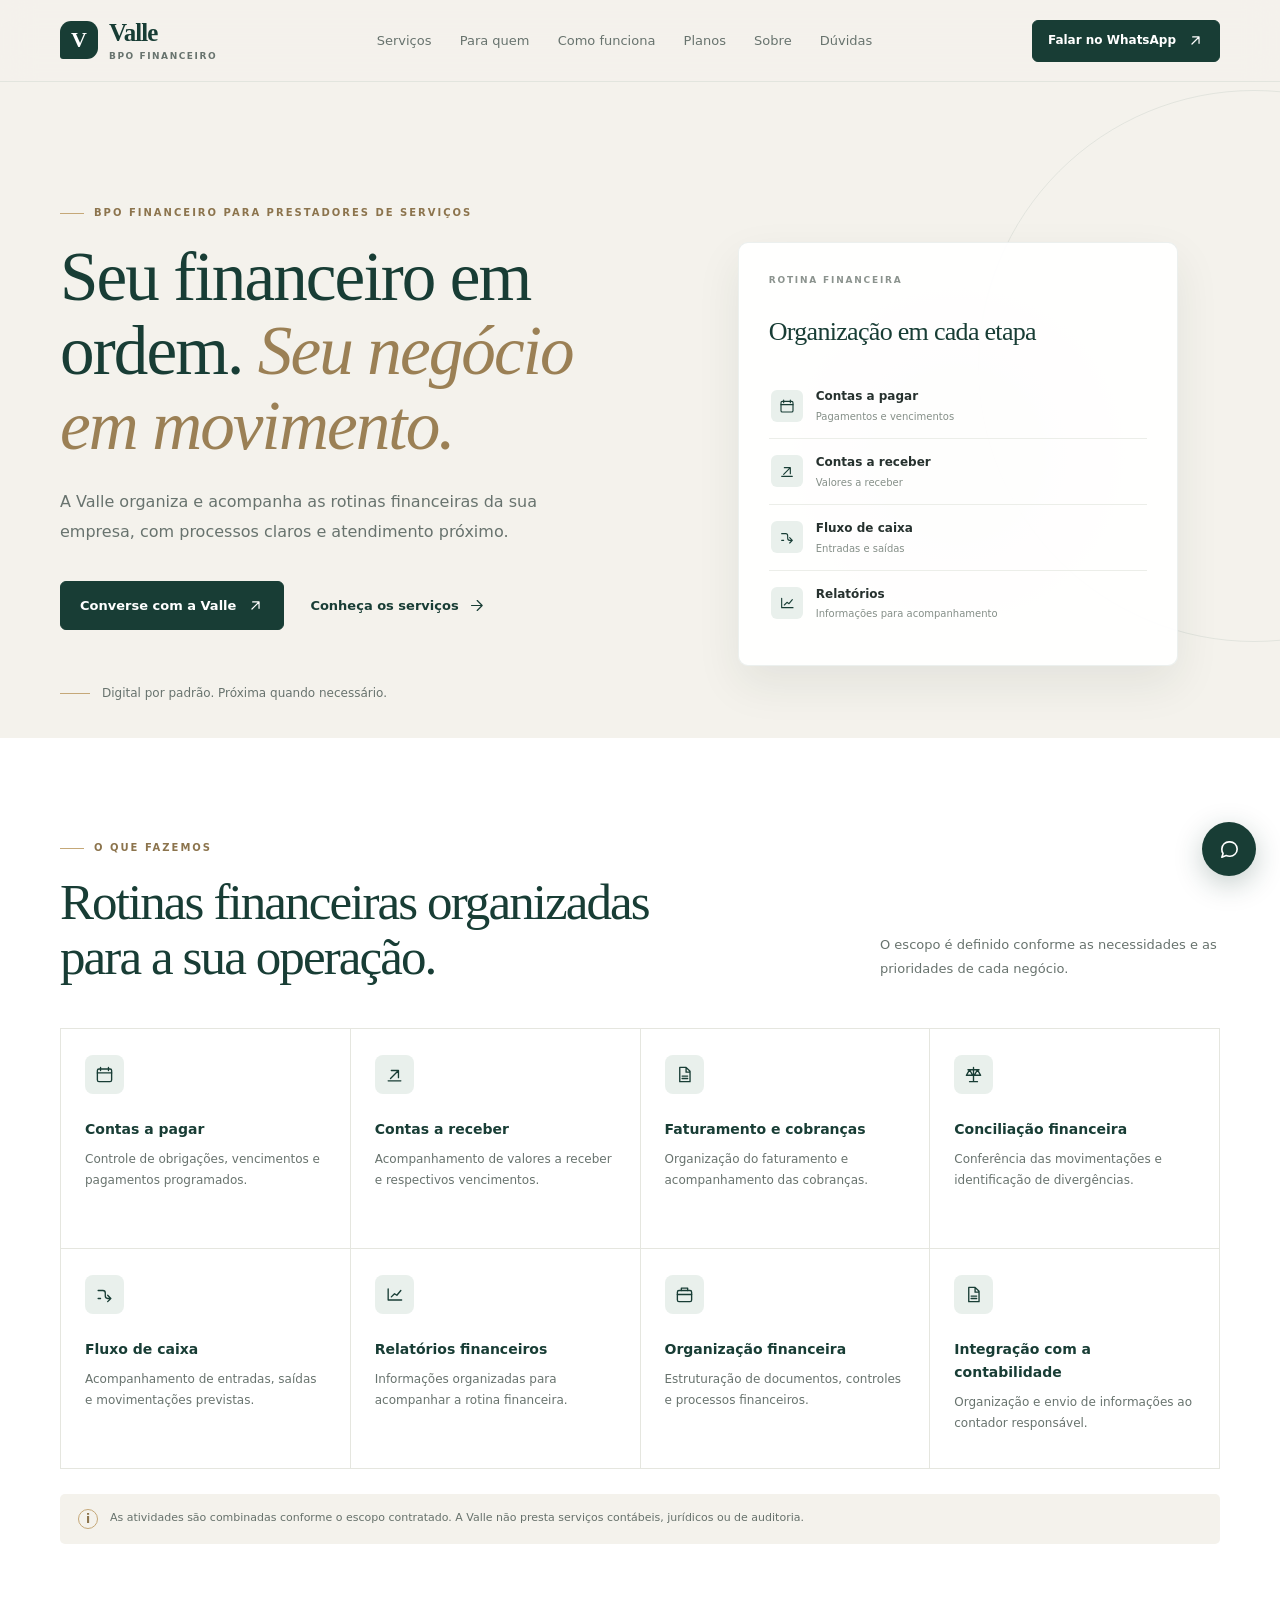
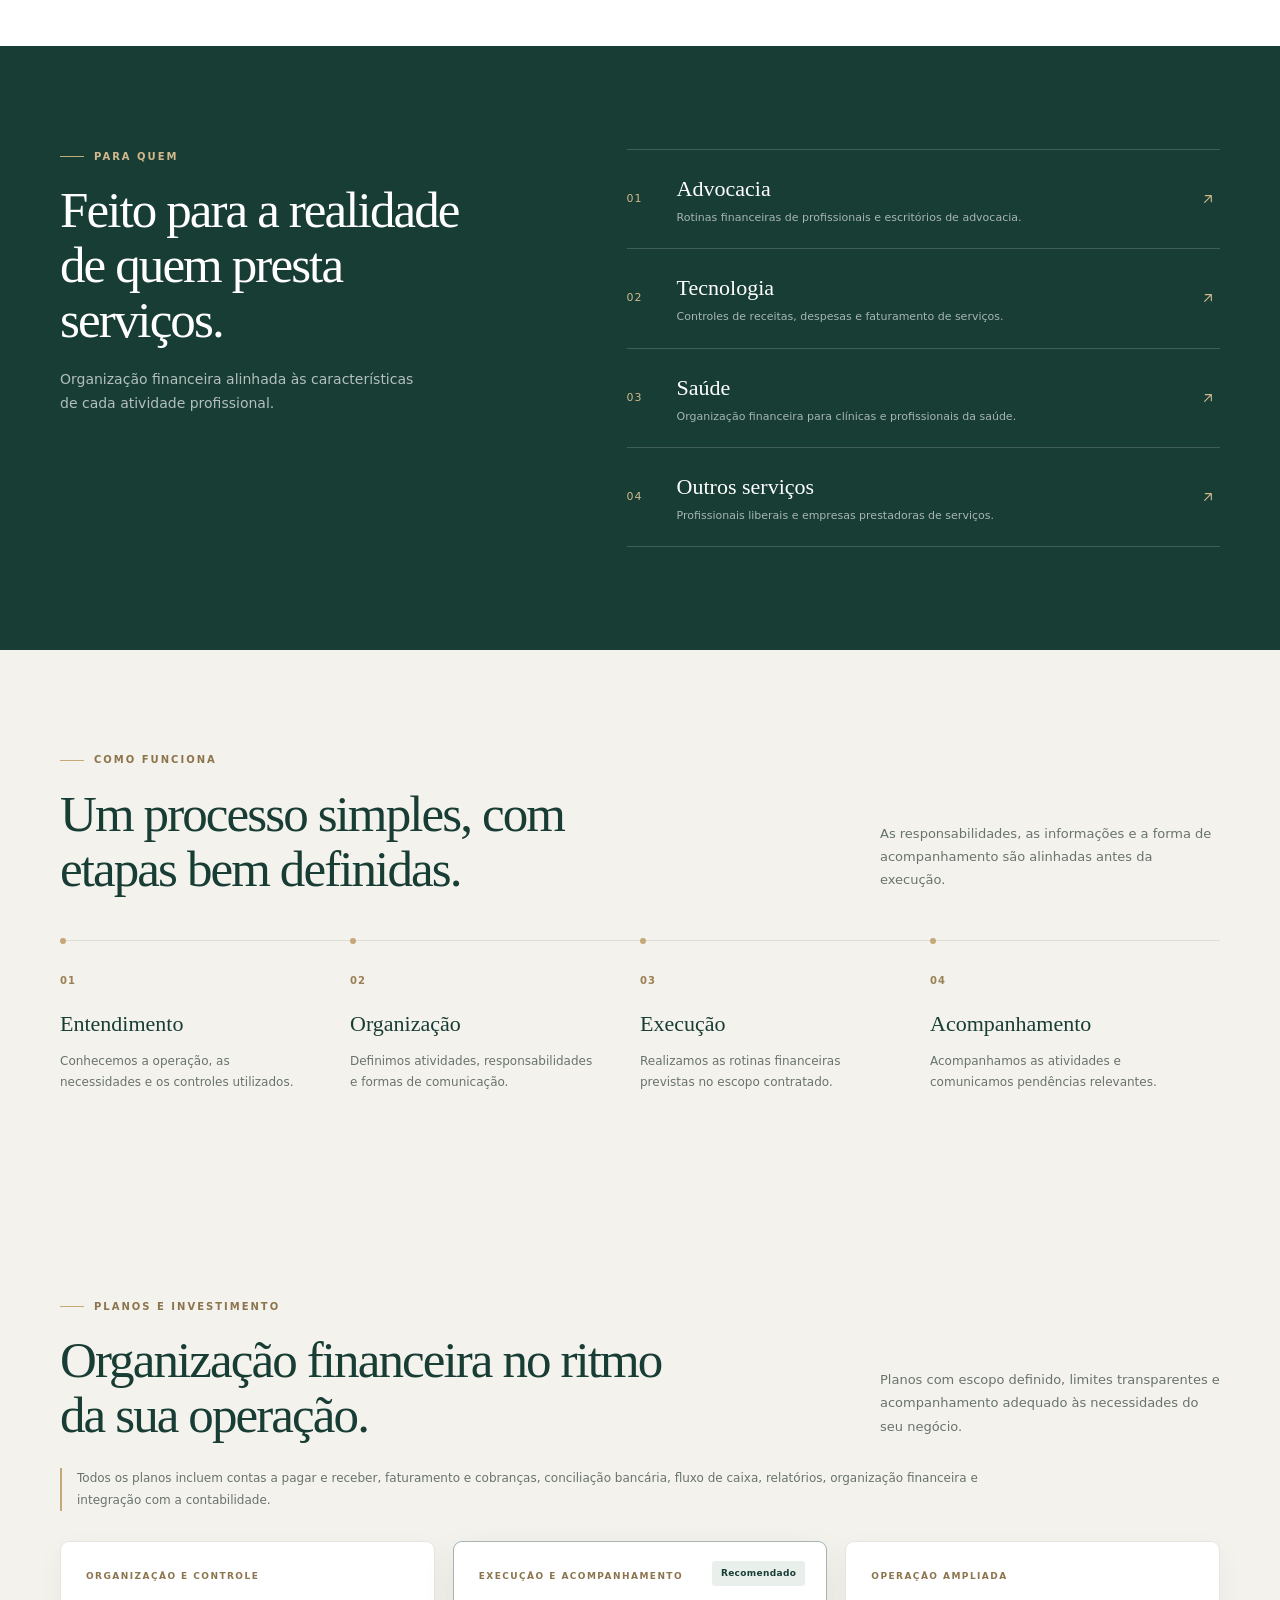
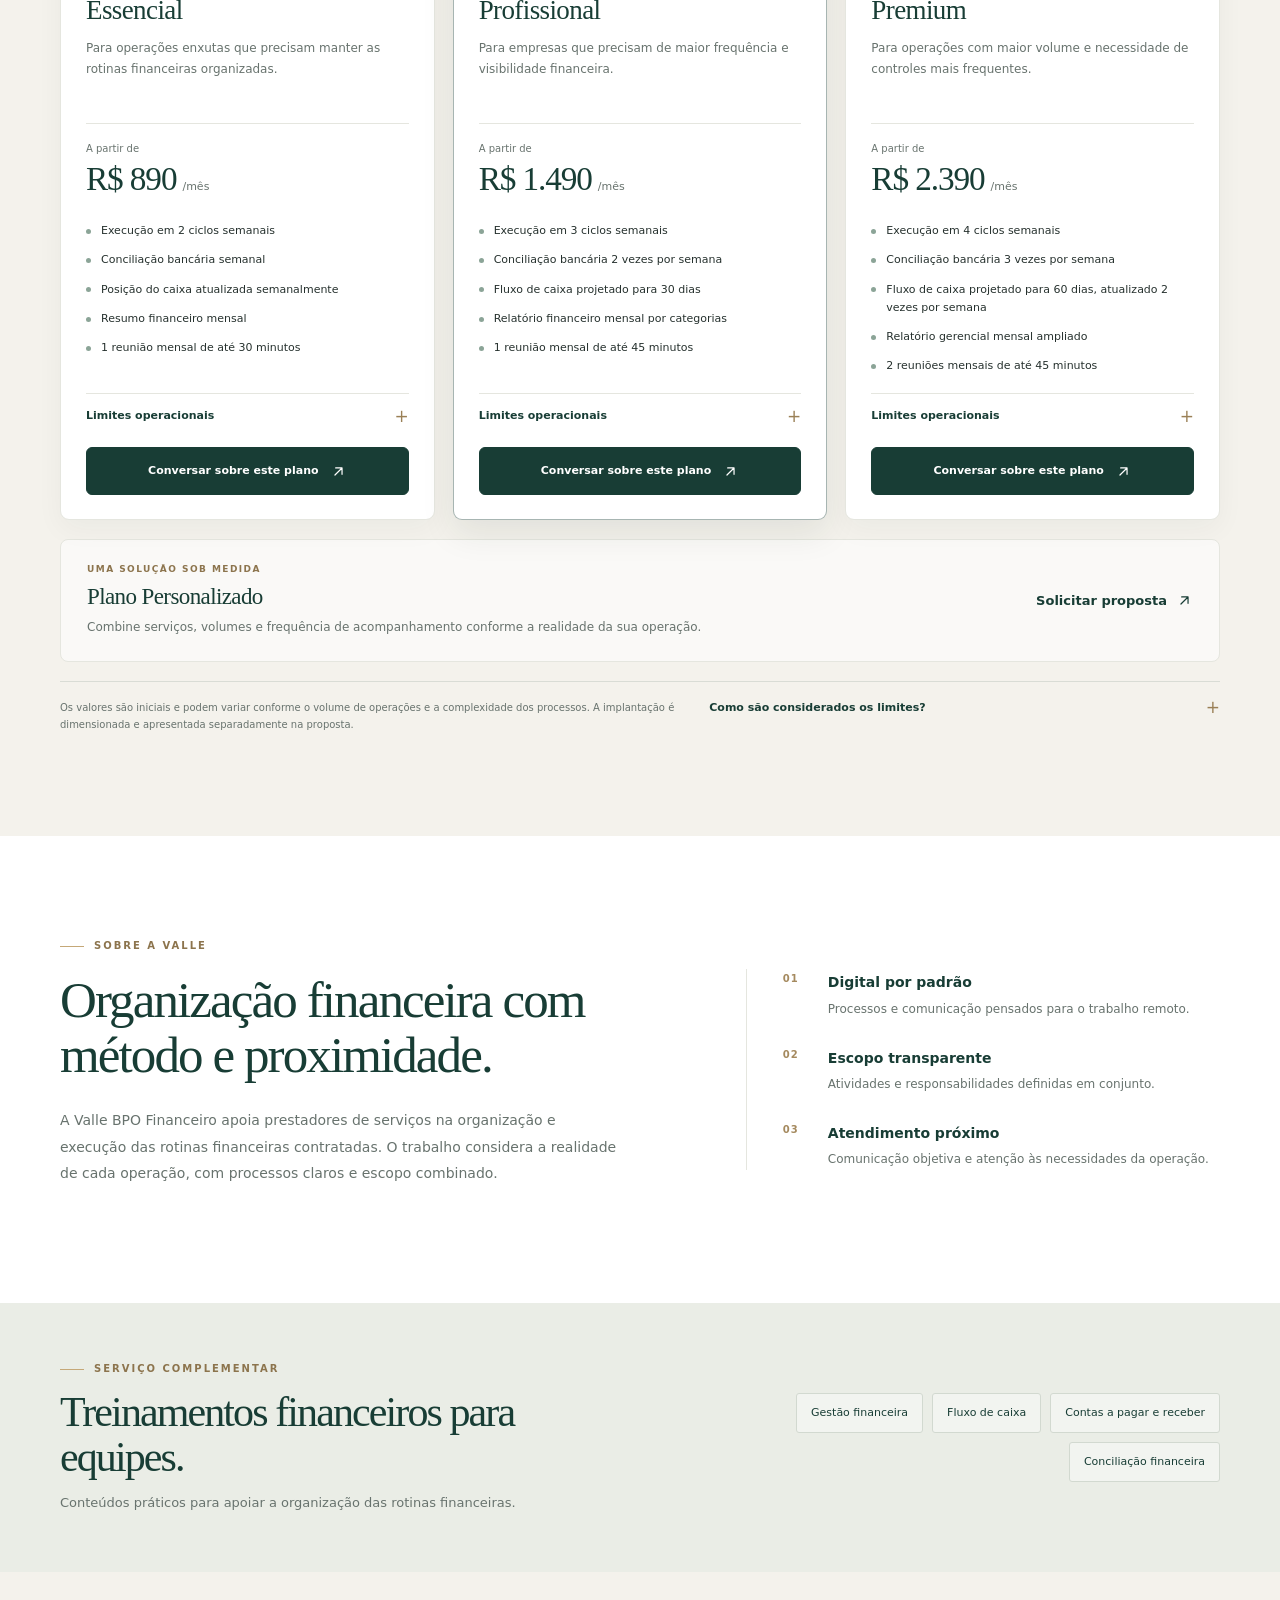
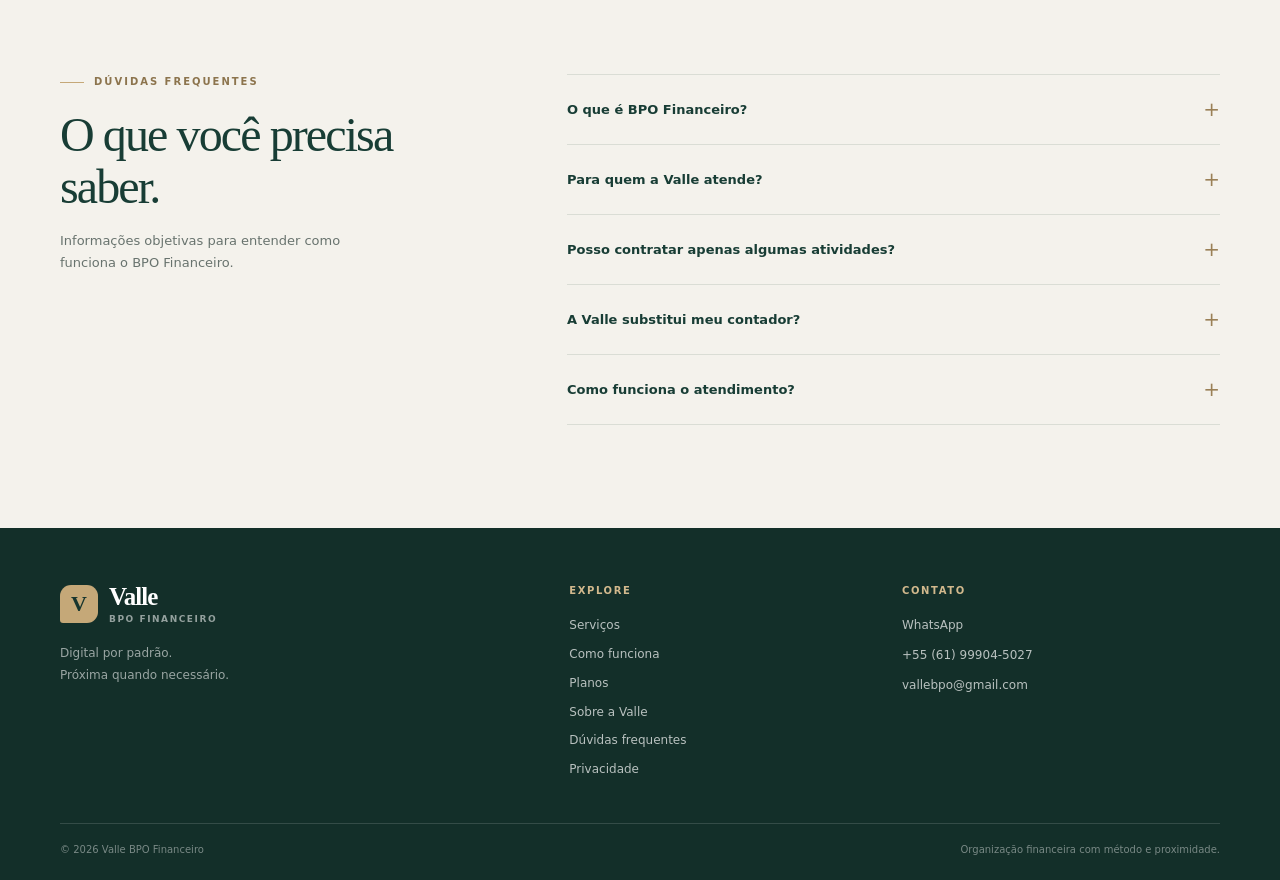
<file: index.html>
<!doctype html>
<html lang="pt-BR">
<head>
  <meta charset="utf-8">
  <meta name="viewport" content="width=device-width, initial-scale=1">
  <meta name="theme-color" content="#183D35">
  <meta name="description" content="BPO Financeiro para prestadores de serviços. Organização e acompanhamento das rotinas financeiras com método e proximidade.">
  <meta property="og:type" content="website">
  <meta property="og:locale" content="pt_BR">
  <meta property="og:title" content="Valle BPO Financeiro | Organização financeira com método e proximidade">
  <meta property="og:description" content="Organização e acompanhamento das rotinas financeiras para prestadores de serviços.">
  <meta name="twitter:card" content="summary">
  <title>Valle BPO Financeiro | Organização financeira com método e proximidade</title>
  <link rel="icon" type="image/svg+xml" href="./assets/img/favicon.svg">
  <link rel="stylesheet" href="./assets/css/styles.css">
  <script src="./site.config.js"></script>
  <script src="./assets/js/main.js" defer></script>
</head>
<body>
  <a class="skip-link" href="#conteudo">Pular para o conteúdo</a>

  <svg class="icon-library" xmlns="http://www.w3.org/2000/svg" aria-hidden="true">
    <symbol id="i-arrow" viewBox="0 0 24 24"><path d="M5 12h14M13 5l7 7-7 7"/></symbol>
    <symbol id="i-arrow-up" viewBox="0 0 24 24"><path d="M7 17 17 7M8 7h9v9"/></symbol>
    <symbol id="i-check" viewBox="0 0 24 24"><path d="m5 12 4 4L19 6"/></symbol>
    <symbol id="i-calendar" viewBox="0 0 24 24"><rect x="3" y="5" width="18" height="16" rx="2"/><path d="M7 3v4M17 3v4M3 10h18"/></symbol>
    <symbol id="i-in" viewBox="0 0 24 24"><path d="M7 17 17 7M8 7h9v9M4 20h16"/></symbol>
    <symbol id="i-file" viewBox="0 0 24 24"><path d="M6 3h8l5 5v13H6zM14 3v6h5M9 14h7M9 17h7"/></symbol>
    <symbol id="i-flow" viewBox="0 0 24 24"><path d="M4 7h6a3 3 0 0 1 3 3v4a3 3 0 0 0 3 3h4M16 13l4 4-4 4M4 17h3"/></symbol>
    <symbol id="i-chart" viewBox="0 0 24 24"><path d="M4 19V5M4 19h17M8 15l4-4 3 2 5-6"/></symbol>
    <symbol id="i-briefcase" viewBox="0 0 24 24"><rect x="3" y="7" width="18" height="14" rx="2"/><path d="M8 7V4h8v3M3 12h18"/></symbol>
    <symbol id="i-scale" viewBox="0 0 24 24"><path d="M12 3v18M5 6h14M7 6l-4 7h8L7 6Zm10 0-4 7h8l-4-7ZM7 21h10"/></symbol>
    <symbol id="i-laptop" viewBox="0 0 24 24"><rect x="5" y="4" width="14" height="12" rx="1.5"/><path d="M2.5 20h19l-2-4h-15l-2 4Z"/></symbol>
    <symbol id="i-mail" viewBox="0 0 24 24"><rect x="3" y="5" width="18" height="14" rx="2"/><path d="m4 7 8 6 8-6"/></symbol>
    <symbol id="i-phone" viewBox="0 0 24 24"><path d="M7 3h10a2 2 0 0 1 2 2v14a2 2 0 0 1-2 2H7a2 2 0 0 1-2-2V5a2 2 0 0 1 2-2Z"/><path d="M10 18h4"/></symbol>
    <symbol id="i-message" viewBox="0 0 24 24"><path d="M20 11.5a7.5 7.5 0 0 1-8 7.5 8.9 8.9 0 0 1-3.5-.7L4 20l1.3-3.9A7 7 0 0 1 4 11.5 7.5 7.5 0 0 1 12 4a7.5 7.5 0 0 1 8 7.5Z"/></symbol>
  </svg>

  <header class="site-header" id="topo">
    <div class="container header-inner">
      <a class="brand" href="#inicio" aria-label="Valle BPO Financeiro — início">
        <span class="brand-mark" aria-hidden="true">V</span>
        <span class="brand-copy"><strong data-brand-short>Valle</strong><small data-brand-descriptor>BPO Financeiro</small></span>
      </a>
      <nav class="desktop-nav" aria-label="Navegação principal">
        <a href="#servicos">Serviços</a>
        <a href="#publicos">Para quem</a>
        <a href="#processo">Como funciona</a>
        <a href="#planos">Planos</a>
        <a href="#sobre">Sobre</a>
        <a href="#faq">Dúvidas</a>
      </nav>
      <a class="button button-small header-cta" href="#" data-whatsapp>Falar no WhatsApp <svg><use href="#i-arrow-up"/></svg></a>
      <button class="menu-toggle" type="button" aria-label="Abrir menu" aria-expanded="false" aria-controls="menu-mobile" data-menu-open><span></span><span></span></button>
    </div>
  </header>

  <div class="mobile-menu" id="menu-mobile" hidden>
    <div class="mobile-menu-head">
      <span class="brand"><span class="brand-mark">V</span><span class="brand-copy"><strong>Valle</strong><small>BPO Financeiro</small></span></span>
      <button class="menu-close" type="button" aria-label="Fechar menu" data-menu-close>×</button>
    </div>
    <nav aria-label="Navegação no celular">
      <a href="#servicos" data-menu-link>Serviços</a>
      <a href="#publicos" data-menu-link>Para quem</a>
      <a href="#processo" data-menu-link>Como funciona</a>
      <a href="#planos" data-menu-link>Planos</a>
      <a href="#sobre" data-menu-link>Sobre</a>
      <a href="#treinamentos" data-menu-link>Treinamentos</a>
      <a href="#faq" data-menu-link>Dúvidas</a>
    </nav>
    <a class="button" href="#" data-whatsapp>Falar com a Valle <svg><use href="#i-arrow-up"/></svg></a>
  </div>

  <main id="conteudo">
    <section class="hero" id="inicio">
      <div class="container hero-grid">
        <div class="hero-copy">
          <p class="eyebrow">BPO financeiro para prestadores de serviços</p>
          <h1>Seu financeiro em ordem. <em>Seu negócio em movimento.</em></h1>
          <p class="hero-lead">A Valle organiza e acompanha as rotinas financeiras da sua empresa, com processos claros e atendimento próximo.</p>
          <div class="hero-actions">
            <a class="button" href="#" data-whatsapp data-message="Olá! Vim pelo site da Valle BPO Financeiro e gostaria de conversar sobre a organização do meu financeiro.">Converse com a Valle <svg><use href="#i-arrow-up"/></svg></a>
            <a class="text-link" href="#servicos">Conheça os serviços <svg><use href="#i-arrow"/></svg></a>
          </div>
          <div class="hero-footnote"><span class="footnote-line"></span>Digital por padrão. Próxima quando necessário.</div>
        </div>
       <div class="hero-art" aria-label="Representação visual das rotinas financeiras">
  <div class="art-glow"></div>

  <div class="finance-panel">
    <div class="panel-top">
      <span>ROTINA FINANCEIRA</span>
    </div>

    <div class="panel-title">Organização em cada etapa</div>

    <div class="panel-items">
      <div class="panel-item">
        <span class="panel-icon"><svg><use href="#i-calendar"/></svg></span>
        <span><b>Contas a pagar</b><small>Pagamentos e vencimentos</small></span>
      </div>

      <div class="panel-item">
        <span class="panel-icon"><svg><use href="#i-in"/></svg></span>
        <span><b>Contas a receber</b><small>Valores a receber</small></span>
      </div>

      <div class="panel-item">
        <span class="panel-icon"><svg><use href="#i-flow"/></svg></span>
        <span><b>Fluxo de caixa</b><small>Entradas e saídas</small></span>
      </div>

      <div class="panel-item">
        <span class="panel-icon"><svg><use href="#i-chart"/></svg></span>
        <span><b>Relatórios</b><small>Informações para acompanhamento</small></span>
      </div>
    </div>
  </div>
</div> 
      </div>
     
    </section>

    <section class="section services-section" id="servicos">
      <div class="container">
        <div class="section-intro">
          <div><p class="eyebrow">O que fazemos</p><h2>Rotinas financeiras organizadas para a sua operação.</h2></div>
          <p>O escopo é definido conforme as necessidades e as prioridades de cada negócio.</p>
        </div>
        <div class="services-grid">
          <article class="service-card"><span class="service-icon"><svg><use href="#i-calendar"/></svg></span><h3>Contas a pagar</h3><p>Controle de obrigações, vencimentos e pagamentos programados.</p></article>
          <article class="service-card"><span class="service-icon"><svg><use href="#i-in"/></svg></span><h3>Contas a receber</h3><p>Acompanhamento de valores a receber e respectivos vencimentos.</p></article>
          <article class="service-card"><span class="service-icon"><svg><use href="#i-file"/></svg></span><h3>Faturamento e cobranças</h3><p>Organização do faturamento e acompanhamento das cobranças.</p></article>
          <article class="service-card"><span class="service-icon"><svg><use href="#i-scale"/></svg></span><h3>Conciliação financeira</h3><p>Conferência das movimentações e identificação de divergências.</p></article>
          <article class="service-card"><span class="service-icon"><svg><use href="#i-flow"/></svg></span><h3>Fluxo de caixa</h3><p>Acompanhamento de entradas, saídas e movimentações previstas.</p></article>
          <article class="service-card"><span class="service-icon"><svg><use href="#i-chart"/></svg></span><h3>Relatórios financeiros</h3><p>Informações organizadas para acompanhar a rotina financeira.</p></article>
          <article class="service-card"><span class="service-icon"><svg><use href="#i-briefcase"/></svg></span><h3>Organização financeira</h3><p>Estruturação de documentos, controles e processos financeiros.</p></article>
          <article class="service-card"><span class="service-icon"><svg><use href="#i-file"/></svg></span><h3>Integração com a contabilidade</h3><p>Organização e envio de informações ao contador responsável.</p></article>
        </div>
        <div class="scope-note"><span class="scope-mark">i</span><p>As atividades são combinadas conforme o escopo contratado. A Valle não presta serviços contábeis, jurídicos ou de auditoria.</p></div>
      </div>
    </section>

    <section class="section audience-section" id="publicos">
      <div class="container audience-layout">
        <div class="audience-heading"><p class="eyebrow">Para quem</p><h2>Feito para a realidade de quem presta serviços.</h2><p>Organização financeira alinhada às características de cada atividade profissional.</p></div>
        <div class="audience-list">
          <article><span>01</span><div><h3>Advocacia</h3><p>Rotinas financeiras de profissionais e escritórios de advocacia.</p></div><svg><use href="#i-arrow-up"/></svg></article>
          <article><span>02</span><div><h3>Tecnologia</h3><p>Controles de receitas, despesas e faturamento de serviços.</p></div><svg><use href="#i-arrow-up"/></svg></article>
          <article><span>03</span><div><h3>Saúde</h3><p>Organização financeira para clínicas e profissionais da saúde.</p></div><svg><use href="#i-arrow-up"/></svg></article>
          <article><span>04</span><div><h3>Outros serviços</h3><p>Profissionais liberais e empresas prestadoras de serviços.</p></div><svg><use href="#i-arrow-up"/></svg></article>
        </div>
      </div>
    </section>

    <section class="section process-section" id="processo">
      <div class="container">
        <div class="section-intro">
          <div><p class="eyebrow">Como funciona</p><h2>Um processo simples, com etapas bem definidas.</h2></div>
          <p>As responsabilidades, as informações e a forma de acompanhamento são alinhadas antes da execução.</p>
        </div>
        <div class="process-grid">
          <article><span>01</span><h3>Entendimento</h3><p>Conhecemos a operação, as necessidades e os controles utilizados.</p></article>
          <article><span>02</span><h3>Organização</h3><p>Definimos atividades, responsabilidades e formas de comunicação.</p></article>
          <article><span>03</span><h3>Execução</h3><p>Realizamos as rotinas financeiras previstas no escopo contratado.</p></article>
          <article><span>04</span><h3>Acompanhamento</h3><p>Acompanhamos as atividades e comunicamos pendências relevantes.</p></article>
        </div>
      </div>
    </section>

    <section class="section plans-section" id="planos">
      <div class="container">
        <div class="section-intro plans-intro">
          <div>
            <p class="eyebrow">Planos e investimento</p>
            <h2>Organização financeira no ritmo da sua operação.</h2>
          </div>
          <p>Planos com escopo definido, limites transparentes e acompanhamento adequado às necessidades do seu negócio.</p>
        </div>

        <p class="plans-included">
          Todos os planos incluem contas a pagar e receber, faturamento e cobranças, conciliação bancária, fluxo de caixa, relatórios, organização financeira e integração com a contabilidade.
        </p>

        <div class="plans-grid">
          <article class="plan-card">
            <div class="plan-card-head">
              <p class="plan-kicker">Organização e controle</p>
              <h3>Essencial</h3>
              <p class="plan-description">Para operações enxutas que precisam manter as rotinas financeiras organizadas.</p>
              <div class="plan-price">
                <span>A partir de</span>
                <strong>R$ 890</strong>
                <small>/mês</small>
              </div>
            </div>

            <ul class="plan-features">
              <li>Execução em 2 ciclos semanais</li>
              <li>Conciliação bancária semanal</li>
              <li>Posição do caixa atualizada semanalmente</li>
              <li>Resumo financeiro mensal</li>
              <li>1 reunião mensal de até 30 minutos</li>
            </ul>

            <details class="plan-limits">
              <summary>Limites operacionais</summary>
              <ul>
                <li>Até 60 movimentações por mês</li>
                <li>1 conta bancária</li>
                <li>Até 10 emissões de NFS-e</li>
                <li>Até 15 cobranças acompanhadas</li>
              </ul>
            </details>

            <a class="button plan-button" href="#" data-whatsapp data-message="Olá! Tenho interesse no plano Essencial da Valle BPO Financeiro. Gostaria de conhecer as condições.">
              Conversar sobre este plano
              <svg><use href="#i-arrow-up"/></svg>
            </a>
          </article>

          <article class="plan-card plan-card-featured">
            <span class="plan-recommended">Recomendado</span>
            <div class="plan-card-head">
              <p class="plan-kicker">Execução e acompanhamento</p>
              <h3>Profissional</h3>
              <p class="plan-description">Para empresas que precisam de maior frequência e visibilidade financeira.</p>
              <div class="plan-price">
                <span>A partir de</span>
                <strong>R$ 1.490</strong>
                <small>/mês</small>
              </div>
            </div>

            <ul class="plan-features">
              <li>Execução em 3 ciclos semanais</li>
              <li>Conciliação bancária 2 vezes por semana</li>
              <li>Fluxo de caixa projetado para 30 dias</li>
              <li>Relatório financeiro mensal por categorias</li>
              <li>1 reunião mensal de até 45 minutos</li>
            </ul>

            <details class="plan-limits">
              <summary>Limites operacionais</summary>
              <ul>
                <li>Até 120 movimentações por mês</li>
                <li>Até 2 contas bancárias</li>
                <li>Até 25 emissões de NFS-e</li>
                <li>Até 30 cobranças acompanhadas</li>
              </ul>
            </details>

            <a class="button plan-button" href="#" data-whatsapp data-message="Olá! Tenho interesse no plano Profissional da Valle BPO Financeiro. Gostaria de conhecer as condições.">
              Conversar sobre este plano
              <svg><use href="#i-arrow-up"/></svg>
            </a>
          </article>

          <article class="plan-card">
            <div class="plan-card-head">
              <p class="plan-kicker">Operação ampliada</p>
              <h3>Premium</h3>
              <p class="plan-description">Para operações com maior volume e necessidade de controles mais frequentes.</p>
              <div class="plan-price">
                <span>A partir de</span>
                <strong>R$ 2.390</strong>
                <small>/mês</small>
              </div>
            </div>

            <ul class="plan-features">
              <li>Execução em 4 ciclos semanais</li>
              <li>Conciliação bancária 3 vezes por semana</li>
              <li>Fluxo de caixa projetado para 60 dias, atualizado 2 vezes por semana</li>
              <li>Relatório gerencial mensal ampliado</li>
              <li>2 reuniões mensais de até 45 minutos</li>
            </ul>

            <details class="plan-limits">
              <summary>Limites operacionais</summary>
              <ul>
                <li>Até 220 movimentações por mês</li>
                <li>Até 3 contas bancárias</li>
                <li>Até 50 emissões de NFS-e</li>
                <li>Até 60 cobranças acompanhadas</li>
              </ul>
            </details>

            <a class="button plan-button" href="#" data-whatsapp data-message="Olá! Tenho interesse no plano Premium da Valle BPO Financeiro. Gostaria de conhecer as condições.">
              Conversar sobre este plano
              <svg><use href="#i-arrow-up"/></svg>
            </a>
          </article>
        </div>

        <div class="custom-plan">
          <div>
            <p class="plan-kicker">Uma solução sob medida</p>
            <h3>Plano Personalizado</h3>
            <p>Combine serviços, volumes e frequência de acompanhamento conforme a realidade da sua operação.</p>
          </div>
          <a class="text-link" href="#" data-whatsapp data-message="Olá! Gostaria de solicitar uma proposta personalizada de BPO Financeiro para minha empresa.">
            Solicitar proposta
            <svg><use href="#i-arrow-up"/></svg>
          </a>
        </div>

        <div class="plans-note">
          <p>Os valores são iniciais e podem variar conforme o volume de operações e a complexidade dos processos. A implantação é dimensionada e apresentada separadamente na proposta.</p>
          <details>
            <summary>Como são considerados os limites?</summary>
            <p>Cada título a pagar ou receber processado corresponde a uma movimentação. A conciliação desse mesmo título não gera nova contagem, e transferências entre contas próprias não são contabilizadas como duas operações. Cada cobrança acompanhada inclui um contato inicial e uma reiteração. A quantidade de clientes, fornecedores e a complexidade dos sistemas também são consideradas na proposta.</p>
          </details>
        </div>
      </div>
    </section>

    <section class="section about-section" id="sobre">
      <div class="container about-layout">
        <div class="about-main">
          <p class="eyebrow">Sobre a Valle</p>
          <h2>Organização financeira com método e proximidade.</h2>
          <p>A Valle BPO Financeiro apoia prestadores de serviços na organização e execução das rotinas financeiras contratadas. O trabalho considera a realidade de cada operação, com processos claros e escopo combinado.</p>
        </div>
        <div class="about-aside">
          <div class="about-point"><span>01</span><div><b>Digital por padrão</b><p>Processos e comunicação pensados para o trabalho remoto.</p></div></div>
          <div class="about-point"><span>02</span><div><b>Escopo transparente</b><p>Atividades e responsabilidades definidas em conjunto.</p></div></div>
          <div class="about-point"><span>03</span><div><b>Atendimento próximo</b><p>Comunicação objetiva e atenção às necessidades da operação.</p></div></div>
        </div>
      </div>
    </section>

    <section class="training-section" id="treinamentos">
      <div class="container training-layout">
        <div><p class="eyebrow">Serviço complementar</p><h2>Treinamentos financeiros para equipes.</h2><p>Conteúdos práticos para apoiar a organização das rotinas financeiras.</p></div>
        <div class="training-topics"><span>Gestão financeira</span><span>Fluxo de caixa</span><span>Contas a pagar e receber</span><span>Conciliação financeira</span></div>
      </div>
    </section>

    <section class="section faq-section" id="faq">
      <div class="container faq-layout">
        <div class="faq-heading"><p class="eyebrow">Dúvidas frequentes</p><h2>O que você precisa saber.</h2><p>Informações objetivas para entender como funciona o BPO Financeiro.</p></div>
        <div class="faq-list">
          <details><summary>O que é BPO Financeiro?<span>+</span></summary><p>É o apoio operacional para organizar, executar e acompanhar rotinas financeiras. As atividades dependem do escopo definido entre a empresa e a Valle.</p></details>
          <details><summary>Para quem a Valle atende?<span>+</span></summary><p>O foco está em prestadores de serviços, incluindo advocacia, tecnologia e saúde. Outros profissionais liberais e empresas de serviços também podem consultar a Valle.</p></details>
          <details><summary>Posso contratar apenas algumas atividades?<span>+</span></summary><p>Sim. As atividades são definidas conforme as necessidades da operação e o escopo acordado.</p></details>
          <details><summary>A Valle substitui meu contador?<span>+</span></summary><p>Não. A Valle presta apoio operacional às rotinas financeiras. A contabilidade e as obrigações profissionais permanecem sob responsabilidade do contador do cliente.</p></details>
          <details><summary>Como funciona o atendimento?<span>+</span></summary><p>A atuação é digital por padrão. Os canais de comunicação e a frequência de acompanhamento são combinados no início do trabalho.</p></details>
        </div>
      </div>
    </section>
  </main>

  <footer class="site-footer" id="contato">
    <div class="container">
      <div class="footer-main">
        <div class="footer-brand">
          <a class="brand brand-light" href="#inicio"><span class="brand-mark">V</span><span class="brand-copy"><strong data-brand-short>Valle</strong><small data-brand-descriptor>BPO Financeiro</small></span></a>
          <p>Digital por padrão.<br>Próxima quando necessário.</p>
        </div>
        <div class="footer-nav-block"><h2>Explore</h2><a href="#servicos">Serviços</a><a href="#processo">Como funciona</a><a href="#planos">Planos</a><a href="#sobre">Sobre a Valle</a><a href="#faq">Dúvidas frequentes</a><a href="./politica-de-privacidade.html">Privacidade</a></div>
        <div class="footer-contact-block"><h2>Contato</h2><div id="footer-contact" class="footer-contact"></div></div>
      </div>
      <div class="footer-bottom"><span>© <span id="current-year"></span> Valle BPO Financeiro</span><span>Organização financeira com método e proximidade.</span></div>
    </div>
  </footer>
  <a class="whatsapp-float" href="#" data-whatsapp aria-label="Falar com a Valle pelo WhatsApp"><svg><use href="#i-message"/></svg></a>
</body>
</html>
</file>
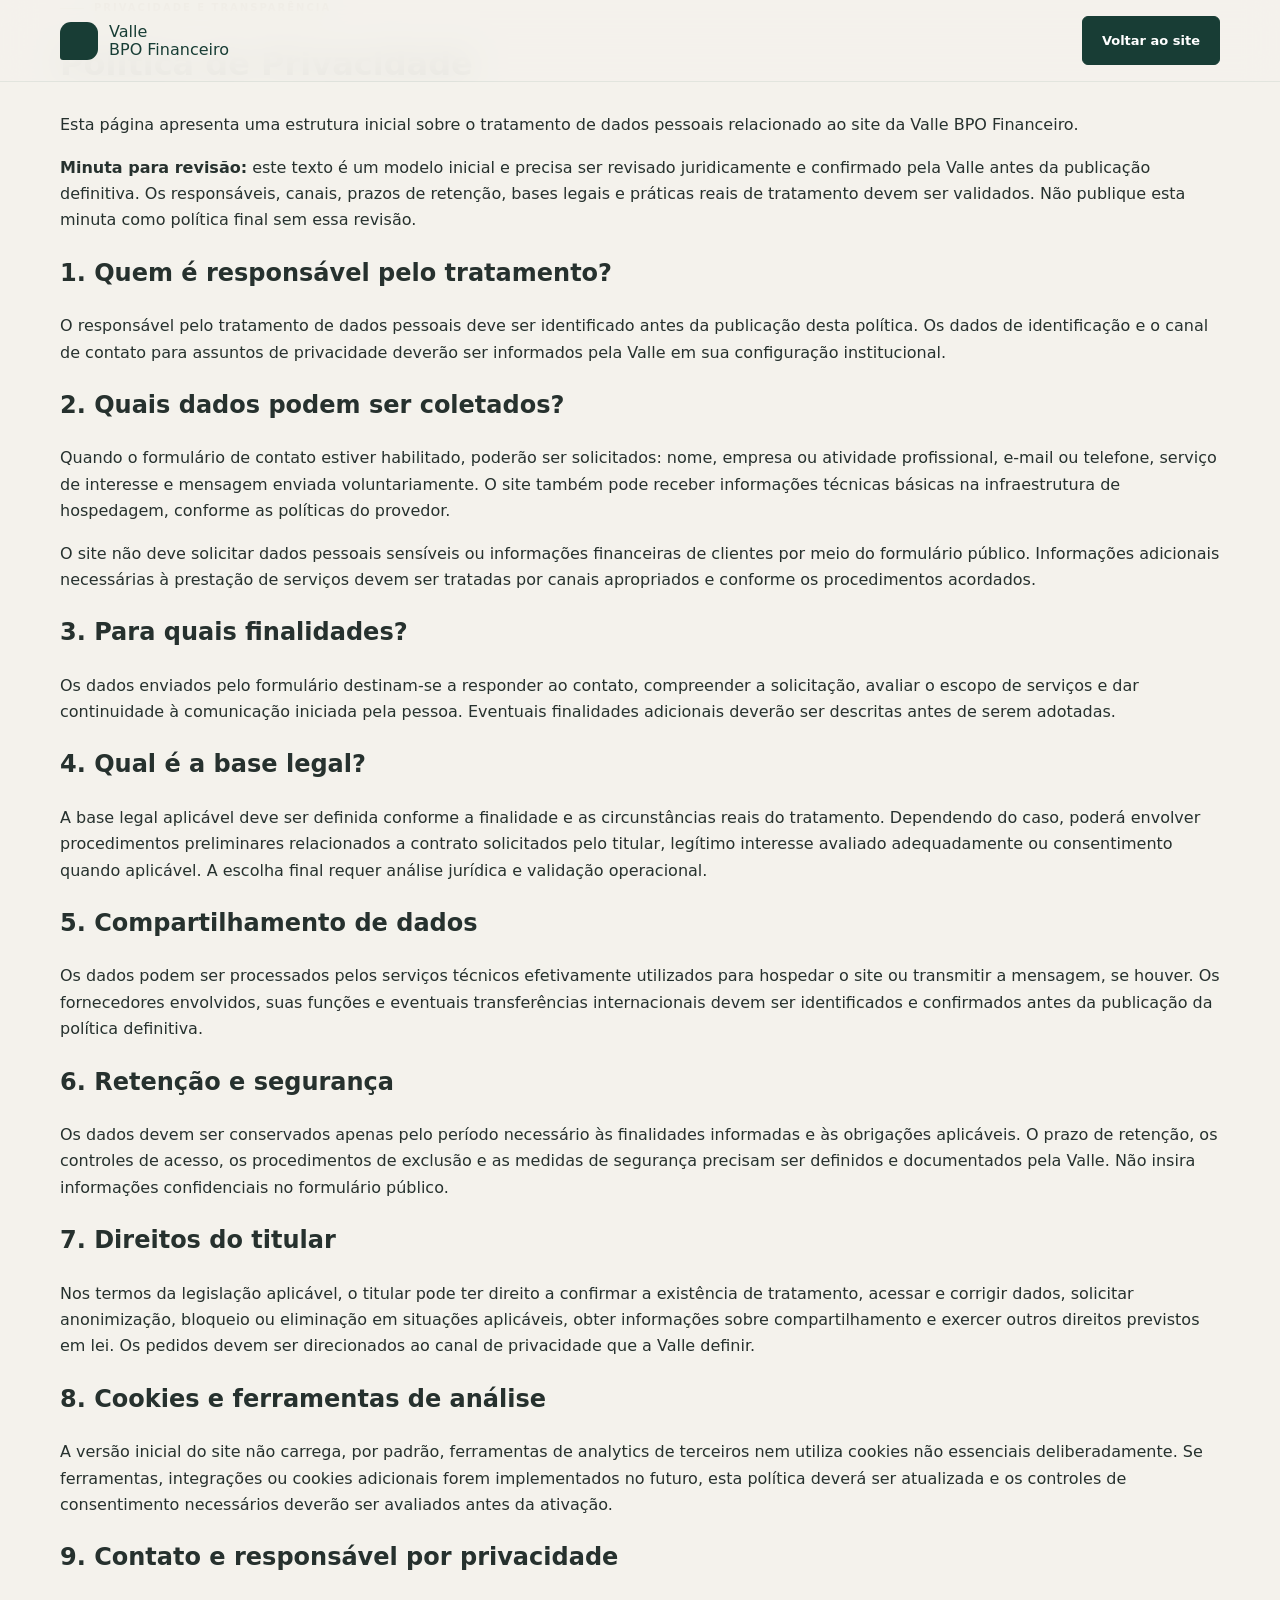
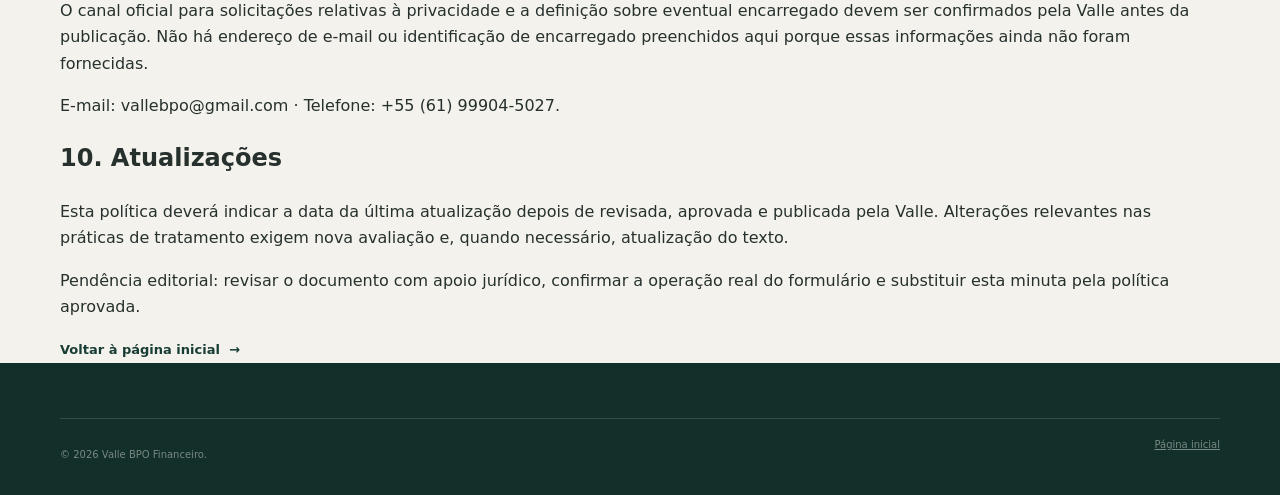
<file: politica-de-privacidade.html>
<!doctype html>
<html lang="pt-BR">
<head>
  <meta charset="utf-8">
  <meta name="viewport" content="width=device-width, initial-scale=1">
  <meta name="theme-color" content="#F7F7F4">
  <meta name="description" content="Minuta de política de privacidade da Valle BPO Financeiro. O texto precisa de revisão e confirmação antes da publicação definitiva.">
  <title>Política de Privacidade | Valle BPO Financeiro</title>
  <link rel="icon" type="image/svg+xml" href="./assets/img/favicon.svg">
  <link rel="stylesheet" href="./assets/css/styles.css">
  <script src="./site.config.js"></script>
  <script src="./assets/js/main.js" defer></script>
</head>
<body>
  <a class="skip-link" href="#conteudo">Pular para o conteúdo</a>
  <header class="site-header"><div class="container header-inner"><a class="brand" href="./index.html#inicio" aria-label="Valle BPO Financeiro — página inicial"><span class="brand-mark" aria-hidden="true"></span><span class="brand-copy"><span class="brand-name" data-brand-short>Valle</span><span class="brand-descriptor" data-brand-descriptor>BPO Financeiro</span></span></a><a class="button button--small" href="./index.html#contato">Voltar ao site</a></div></header>
  <main class="privacy-page" id="conteudo"><div class="container privacy-main">
    <p class="eyebrow">Privacidade e transparência</p>
    <h1>Política de Privacidade</h1>
    <p>Esta página apresenta uma estrutura inicial sobre o tratamento de dados pessoais relacionado ao site da Valle BPO Financeiro.</p>
    <div class="privacy-warning"><strong>Minuta para revisão:</strong> este texto é um modelo inicial e precisa ser revisado juridicamente e confirmado pela Valle antes da publicação definitiva. Os responsáveis, canais, prazos de retenção, bases legais e práticas reais de tratamento devem ser validados. Não publique esta minuta como política final sem essa revisão.</div>

    <h2>1. Quem é responsável pelo tratamento?</h2>
    <p>O responsável pelo tratamento de dados pessoais deve ser identificado antes da publicação desta política. Os dados de identificação e o canal de contato para assuntos de privacidade deverão ser informados pela Valle em sua configuração institucional.</p>
    <p id="privacy-controller"></p>

    <h2>2. Quais dados podem ser coletados?</h2>
    <p>Quando o formulário de contato estiver habilitado, poderão ser solicitados: nome, empresa ou atividade profissional, e-mail ou telefone, serviço de interesse e mensagem enviada voluntariamente. O site também pode receber informações técnicas básicas na infraestrutura de hospedagem, conforme as políticas do provedor.</p>
    <p>O site não deve solicitar dados pessoais sensíveis ou informações financeiras de clientes por meio do formulário público. Informações adicionais necessárias à prestação de serviços devem ser tratadas por canais apropriados e conforme os procedimentos acordados.</p>

    <h2>3. Para quais finalidades?</h2>
    <p>Os dados enviados pelo formulário destinam-se a responder ao contato, compreender a solicitação, avaliar o escopo de serviços e dar continuidade à comunicação iniciada pela pessoa. Eventuais finalidades adicionais deverão ser descritas antes de serem adotadas.</p>

    <h2>4. Qual é a base legal?</h2>
    <p>A base legal aplicável deve ser definida conforme a finalidade e as circunstâncias reais do tratamento. Dependendo do caso, poderá envolver procedimentos preliminares relacionados a contrato solicitados pelo titular, legítimo interesse avaliado adequadamente ou consentimento quando aplicável. A escolha final requer análise jurídica e validação operacional.</p>

    <h2>5. Compartilhamento de dados</h2>
    <p>Os dados podem ser processados pelos serviços técnicos efetivamente utilizados para hospedar o site ou transmitir a mensagem, se houver. Os fornecedores envolvidos, suas funções e eventuais transferências internacionais devem ser identificados e confirmados antes da publicação da política definitiva.</p>

    <h2>6. Retenção e segurança</h2>
    <p>Os dados devem ser conservados apenas pelo período necessário às finalidades informadas e às obrigações aplicáveis. O prazo de retenção, os controles de acesso, os procedimentos de exclusão e as medidas de segurança precisam ser definidos e documentados pela Valle. Não insira informações confidenciais no formulário público.</p>

    <h2>7. Direitos do titular</h2>
    <p>Nos termos da legislação aplicável, o titular pode ter direito a confirmar a existência de tratamento, acessar e corrigir dados, solicitar anonimização, bloqueio ou eliminação em situações aplicáveis, obter informações sobre compartilhamento e exercer outros direitos previstos em lei. Os pedidos devem ser direcionados ao canal de privacidade que a Valle definir.</p>

    <h2>8. Cookies e ferramentas de análise</h2>
    <p>A versão inicial do site não carrega, por padrão, ferramentas de analytics de terceiros nem utiliza cookies não essenciais deliberadamente. Se ferramentas, integrações ou cookies adicionais forem implementados no futuro, esta política deverá ser atualizada e os controles de consentimento necessários deverão ser avaliados antes da ativação.</p>

    <h2>9. Contato e responsável por privacidade</h2>
    <p>O canal oficial para solicitações relativas à privacidade e a definição sobre eventual encarregado devem ser confirmados pela Valle antes da publicação. Não há endereço de e-mail ou identificação de encarregado preenchidos aqui porque essas informações ainda não foram fornecidas.</p>
    <p id="privacy-contact"></p>

    <h2>10. Atualizações</h2>
    <p>Esta política deverá indicar a data da última atualização depois de revisada, aprovada e publicada pela Valle. Alterações relevantes nas práticas de tratamento exigem nova avaliação e, quando necessário, atualização do texto.</p>
    <p class="small muted">Pendência editorial: revisar o documento com apoio jurídico, confirmar a operação real do formulário e substituir esta minuta pela política aprovada.</p>
    <a class="text-link" href="./index.html#inicio">Voltar à página inicial <span aria-hidden="true">→</span></a>
  </div></main>
  <footer class="site-footer"><div class="container"><div class="footer-bottom"><p>© <span id="current-year"></span> <span data-brand-full>Valle BPO Financeiro</span>.</p><div class="footer-legal"><a href="./index.html#inicio">Página inicial</a></div></div></div></footer>
  <script>
    // Os dados de identificação só aparecem se tiverem sido fornecidos na configuração.
    document.addEventListener("DOMContentLoaded", function () {
      var cfg = window.SITE_CONFIG || {};
      var inst = cfg.institutional || {};
      var contact = cfg.contact || {};
      var controller = document.getElementById("privacy-controller");
      var contactLine = document.getElementById("privacy-contact");
      var details = [];
      if (inst.legalName) details.push(inst.legalName);
      if (inst.cnpj) details.push("CNPJ: " + inst.cnpj);
      if (contact.address) details.push(contact.address);
      if (contact.city) details.push(contact.city);
      if (controller && details.length) controller.textContent = details.join(" · ") + ".";
      var methods = [];
      if (contact.email) methods.push("E-mail: " + contact.email);
      if (contact.phone) methods.push("Telefone: " + contact.phone);
      if (contactLine && methods.length) contactLine.textContent = methods.join(" · ") + ".";
    });
  </script>
</body>
</html>
</file>
<file: assets/css/styles.css>
:root{
  color-scheme:light;
  --green:#183D35;--green-2:#245448;--green-soft:#E9F0EC;
  --ink:#26312E;--muted:#68736E;--paper:#F4F2EC;--white:#FFFFFF;
  --gold:#C5A878;--line:#E5E6DF;--shadow:0 22px 60px rgba(26,48,40,.10);
  --serif:Georgia,"Times New Roman",serif;
  --sans:Inter,ui-sans-serif,system-ui,-apple-system,BlinkMacSystemFont,"Segoe UI",sans-serif;
  --container:1160px;--section:clamp(4.6rem,8vw,7.2rem);
  font-family:var(--sans);color:var(--ink);scroll-behavior:smooth;scroll-padding-top:90px;
  font-synthesis:none;text-rendering:optimizeLegibility;-webkit-font-smoothing:antialiased
}
*{box-sizing:border-box}html{min-width:320px;background:var(--paper)}body{margin:0;min-width:320px;font-size:16px;line-height:1.65;background:var(--paper)}
a{color:inherit}button{font:inherit}svg{width:20px;height:20px;fill:none;stroke:currentColor;stroke-width:1.7;stroke-linecap:round;stroke-linejoin:round}
.icon-library{position:absolute;width:0;height:0;overflow:hidden}.container{width:min(var(--container),calc(100% - 48px));margin-inline:auto}
.skip-link{position:fixed;z-index:3000;top:10px;left:10px;padding:12px 16px;background:var(--green);color:#fff;transform:translateY(-150%)}.skip-link:focus{transform:translateY(0)}
.site-header{height:82px;position:fixed;inset:0 0 auto;z-index:1000;background:rgba(244,242,236,.93);backdrop-filter:blur(16px);border-bottom:1px solid rgba(24,61,53,.08)}
.header-inner{height:100%;display:flex;align-items:center;justify-content:space-between;gap:28px}
.brand{display:inline-flex;align-items:center;gap:11px;text-decoration:none;color:var(--green);flex-shrink:0}
.brand-mark{width:38px;height:38px;display:grid;place-items:center;background:var(--green);color:#fff;border-radius:11px 11px 11px 3px;font-family:var(--serif);font-size:22px;font-weight:700}
.brand-copy{display:grid;line-height:1.1}.brand-copy strong{font-family:var(--serif);font-size:25px;letter-spacing:-1px}.brand-copy small{font-size:9px;font-weight:800;letter-spacing:1.55px;text-transform:uppercase;color:var(--muted);margin-top:5px}
.desktop-nav{display:flex;align-items:center;gap:clamp(18px,2.2vw,30px)}.desktop-nav a,.footer-nav-block a{font-size:13px;text-decoration:none;color:var(--muted);transition:color .2s}.desktop-nav a:hover,.footer-nav-block a:hover{color:var(--green)}
.button{min-height:48px;padding:13px 19px;display:inline-flex;align-items:center;justify-content:center;gap:11px;border:1px solid var(--green);border-radius:6px;background:var(--green);color:#fff;text-decoration:none;font-size:13px;font-weight:750;transition:background .2s,transform .2s}
.button:hover{background:var(--green-2);color:#fff;transform:translateY(-2px)}.button svg,.text-link svg{width:17px;height:17px}.button-small{min-height:42px;padding:10px 15px;font-size:12px}
.menu-toggle{display:none;width:44px;height:44px;border:1px solid var(--line);background:#fff;border-radius:6px;align-items:center;justify-content:center;gap:5px;flex-direction:column}.menu-toggle span{width:18px;height:1.5px;background:var(--green)}
.mobile-menu{position:fixed;z-index:1100;inset:0;background:var(--paper);padding:24px;display:flex;flex-direction:column}.mobile-menu[hidden]{display:none}.mobile-menu-head{display:flex;justify-content:space-between;align-items:center}.menu-close{border:0;background:none;font-size:32px;color:var(--green)}.mobile-menu nav{display:grid;gap:0;margin:42px 0}.mobile-menu nav a{padding:17px 0;border-bottom:1px solid var(--line);text-decoration:none;font-family:var(--serif);font-size:25px;color:var(--green)}.mobile-menu>.button{margin-top:auto}
.hero{position:relative;overflow:hidden;padding:clamp(150px,17vw,205px) 0 34px;background:var(--paper)}
.hero:before{content:"";position:absolute;width:550px;height:550px;border-radius:50%;border:1px solid rgba(24,61,53,.08);right:-250px;top:90px;pointer-events:none}
.hero-grid{display:grid;grid-template-columns:1.02fr .98fr;align-items:center;gap:clamp(40px,7vw,100px);position:relative}
.eyebrow{margin:0 0 18px;color:#8C744D;font-size:10px;font-weight:850;letter-spacing:2px;text-transform:uppercase;display:flex;align-items:center;gap:10px}.eyebrow:before{content:"";width:24px;height:1px;background:var(--gold)}
.hero h1,.section-intro h2,.audience-heading h2,.about-main h2,.training-layout h2,.faq-heading h2{font-family:var(--serif);font-weight:400;letter-spacing:-1.9px;line-height:1.08;color:var(--green)}
.hero h1{font-size:clamp(43px,5.4vw,70px);max-width:620px;margin:0 0 24px}.hero h1 em{font-weight:400;color:#9B8055}
.hero-lead{max-width:510px;color:var(--muted);font-size:16px;line-height:1.85;margin:0}
.hero-actions{display:flex;align-items:center;gap:26px;flex-wrap:wrap;margin-top:34px}.text-link{display:inline-flex;align-items:center;gap:9px;color:var(--green);font-size:13px;font-weight:750;text-decoration:none}.text-link:hover{color:#9B8055}
.hero-footnote{display:flex;align-items:center;gap:12px;margin-top:54px;color:var(--muted);font-size:12px}.footnote-line{width:30px;height:1px;background:var(--gold)}
.hero-art{position:relative;min-height:430px;display:grid;place-items:center}.art-glow{position:absolute;width:390px;height:390px;border-radius:50%;background:radial-gradient(circle,rgba(197,168,120,.20),rgba(197,168,120,0) 70%)}
.finance-panel{position:relative;width:min(100%,440px);padding:27px 28px 20px;border:1px solid rgba(255,255,255,.8);border-radius:13px;background:rgba(255,255,255,.88);box-shadow:var(--shadow);transform:rotate(1.2deg)}
.panel-top,.panel-bottom{display:flex;align-items:center;justify-content:space-between}.panel-top{font-size:9px;letter-spacing:1.6px;font-weight:850;color:#8B938E}.panel-status{display:flex;align-items:center;gap:7px;color:var(--green);font-size:10px;letter-spacing:0;text-transform:none}.panel-status i,.caption-dot{width:7px;height:7px;border-radius:50%;background:#6E9A7C;display:inline-block}
.panel-title{font-family:var(--serif);font-size:27px;color:var(--green);margin:20px 0 17px;letter-spacing:-.6px}.panel-items{display:grid;gap:9px}
.panel-item{display:flex;align-items:center;gap:13px;padding:13px 12px;border:1px solid #EDF0EB;border-radius:7px;background:#fff}.panel-icon{width:35px;height:35px;display:grid;place-items:center;background:var(--green-soft);color:var(--green);border-radius:7px}.panel-icon svg{width:17px;height:17px}
.panel-item>span:nth-child(2){display:grid;gap:2px;flex:1}.panel-item b{font-size:12px;color:var(--ink)}.panel-item small{font-size:10px;color:#929A95}.item-check{width:21px;height:21px;border-radius:50%;background:#EDF4EE;color:#557E62;display:grid;place-items:center}.item-check svg{width:12px;height:12px}
.panel-bottom{border-top:1px solid var(--line);padding-top:15px;margin-top:17px;color:#9AA19B;font-size:8px;letter-spacing:1.3px;font-weight:800}.art-caption{position:absolute;bottom:1px;right:2px;display:flex;align-items:center;gap:8px;color:var(--muted);font-size:10px}
.hero-bottom{border-top:1px solid rgba(24,61,53,.13);margin-top:50px;padding-top:20px;display:flex;align-items:center;gap:16px;color:#7A847D;font-size:10px;letter-spacing:1.3px;text-transform:uppercase}.hero-bottom i{height:3px;width:3px;border-radius:50%;background:var(--gold)}
.section{padding-block:var(--section)}.services-section{background:#fff}.section-intro{display:flex;align-items:end;justify-content:space-between;gap:45px;margin-bottom:43px}.section-intro>div{max-width:610px}.section-intro h2,.audience-heading h2,.about-main h2,.training-layout h2,.faq-heading h2{font-size:clamp(34px,4vw,51px);margin:0}.section-intro>p{max-width:340px;color:var(--muted);font-size:13px;margin:0 0 5px;line-height:1.8}
.services-grid{display:grid;grid-template-columns:repeat(4,1fr);border-top:1px solid var(--line);border-left:1px solid var(--line)}
.service-card{min-height:220px;padding:26px 24px 23px;border-right:1px solid var(--line);border-bottom:1px solid var(--line);transition:background .2s}.service-card:hover{background:#F8F8F4}
.service-icon{width:39px;height:39px;display:grid;place-items:center;background:var(--green-soft);color:var(--green);border-radius:8px;margin-bottom:24px}.service-icon svg{width:19px;height:19px}
.service-card h3{margin:0 0 8px;font-size:14px;color:var(--green);font-weight:750}.service-card p{margin:0;color:var(--muted);font-size:12px;line-height:1.75}
.scope-note{display:flex;align-items:flex-start;gap:12px;margin-top:25px;padding:15px 18px;background:var(--paper);border-radius:5px}.scope-mark{width:20px;height:20px;flex:0 0 20px;display:grid;place-items:center;border:1px solid var(--gold);border-radius:50%;color:#8C744D;font-size:12px;font-weight:800}.scope-note p{margin:0;color:#66716B;font-size:11px;line-height:1.7}
.audience-section{background:var(--green);color:#fff}.audience-layout{display:grid;grid-template-columns:.85fr 1.15fr;gap:clamp(50px,10vw,145px);align-items:start}.audience-section .eyebrow{color:#D2B98D}.audience-heading h2{color:#fff}.audience-heading>p:last-child{max-width:360px;color:rgba(255,255,255,.67);font-size:14px;margin-top:20px}
.audience-list article{display:grid;grid-template-columns:35px 1fr 20px;gap:15px;align-items:center;padding:21px 0;border-bottom:1px solid rgba(255,255,255,.17)}.audience-list article:first-child{border-top:1px solid rgba(255,255,255,.17)}
.audience-list article>span{color:#D0B98F;font-size:11px;letter-spacing:1px}.audience-list h3{font-family:var(--serif);font-size:22px;font-weight:400;margin:0 0 2px}.audience-list p{margin:0;color:rgba(255,255,255,.62);font-size:11px}.audience-list svg{width:16px;height:16px;color:#D0B98F}
.process-section{background:var(--paper)}.process-grid{display:grid;grid-template-columns:repeat(4,1fr);gap:0;border-top:1px solid #DCDDD5}
.process-grid article{padding:25px 23px 0 0;margin-right:22px;position:relative}.process-grid article:after{content:"";position:absolute;top:-3px;left:0;width:6px;height:6px;border-radius:50%;background:var(--gold)}
.process-grid article>span{font-size:10px;letter-spacing:1px;color:#9A8056;font-weight:850}.process-grid h3{font-family:var(--serif);font-size:22px;font-weight:400;color:var(--green);margin:14px 0 8px}.process-grid p{margin:0;color:var(--muted);font-size:12px;line-height:1.8}
.about-section{background:#fff}.about-layout{display:grid;grid-template-columns:1fr .85fr;gap:clamp(50px,10vw,145px);align-items:center}.about-main h2{max-width:540px}.about-main>p:last-child{max-width:560px;color:var(--muted);font-size:14px;line-height:1.9;margin-top:24px}
.about-aside{border-left:1px solid var(--line);padding-left:36px;display:grid;gap:25px}.about-point{display:grid;grid-template-columns:30px 1fr;gap:15px}.about-point>span{color:#A58A5F;font-size:10px;font-weight:850;letter-spacing:1px;padding-top:2px}.about-point b{color:var(--green);font-size:14px}.about-point p{margin:4px 0 0;color:var(--muted);font-size:12px}
.training-section{padding:58px 0;background:#EAEDE6}.training-layout{display:grid;grid-template-columns:1fr 1fr;align-items:center;gap:60px}.training-layout .eyebrow{margin-bottom:12px}.training-layout h2{font-size:clamp(30px,3.4vw,42px)}.training-layout>div>p:last-child{color:var(--muted);font-size:13px;margin:12px 0 0}.training-topics{display:flex;flex-wrap:wrap;gap:9px;justify-content:flex-end}.training-topics span{padding:10px 14px;border:1px solid #D2D9D0;border-radius:3px;color:var(--green);font-size:11px;background:rgba(255,255,255,.38)}
.faq-section{background:var(--paper)}.faq-layout{display:grid;grid-template-columns:.75fr 1.25fr;gap:clamp(50px,9vw,120px)}.faq-heading h2{font-size:clamp(34px,4vw,48px)}.faq-heading>p:last-child{max-width:300px;color:var(--muted);font-size:13px;margin-top:18px}
.faq-list details{border-bottom:1px solid #DADDD5}.faq-list details:first-child{border-top:1px solid #DADDD5}.faq-list summary{list-style:none;cursor:pointer;padding:18px 0;display:flex;justify-content:space-between;align-items:center;gap:20px;color:var(--green);font-size:13px;font-weight:750}.faq-list summary::-webkit-details-marker{display:none}.faq-list summary span{font-size:20px;color:#9A8056;font-weight:400;transition:transform .2s}.faq-list details[open] summary span{transform:rotate(45deg)}.faq-list details p{max-width:620px;margin:-3px 30px 18px 0;color:var(--muted);font-size:12px;line-height:1.8}
.site-footer{background:#132F29;color:#fff;padding:55px 0 22px}.footer-main{display:grid;grid-template-columns:1.3fr .8fr .9fr;gap:50px;padding-bottom:43px}.brand-light{color:#fff}.brand-light .brand-mark{background:#C5A878;color:#17352E}.brand-light .brand-copy small{color:rgba(255,255,255,.55)}.footer-brand>p{margin:18px 0 0;color:rgba(255,255,255,.57);font-size:12px;line-height:1.8}
.footer-nav-block,.footer-contact-block{display:flex;flex-direction:column;align-items:flex-start;gap:9px}.footer-nav-block h2,.footer-contact-block h2{font-size:10px;text-transform:uppercase;letter-spacing:1.6px;color:#D2B98D;margin:0 0 8px}.footer-nav-block a,.footer-contact a,.footer-contact span{color:rgba(255,255,255,.7);font-size:12px;text-decoration:none}.footer-contact{display:flex;flex-direction:column;align-items:flex-start;gap:10px}.footer-contact a:hover{color:#fff}.footer-bottom{display:flex;justify-content:space-between;gap:20px;border-top:1px solid rgba(255,255,255,.14);padding-top:18px;color:rgba(255,255,255,.43);font-size:10px}
.whatsapp-float{position:fixed;z-index:900;right:24px;bottom:24px;width:54px;height:54px;display:grid;place-items:center;border-radius:50%;background:var(--green);color:#fff;box-shadow:0 8px 28px rgba(24,61,53,.25);text-decoration:none;transition:transform .2s}.whatsapp-float:hover{transform:translateY(-3px);color:#fff}.whatsapp-float svg{width:23px;height:23px}
:focus-visible{outline:3px solid #C5A878;outline-offset:4px}::selection{background:#D9E5DD;color:var(--green)}
@media(max-width:960px){.desktop-nav{gap:14px}.desktop-nav a{font-size:12px}.hero-grid{gap:35px}.services-grid{grid-template-columns:repeat(2,1fr)}.audience-layout,.about-layout{gap:55px}.footer-main{gap:30px}}
@media(max-width:760px){.container{width:min(var(--container),calc(100% - 36px))}.site-header{height:72px}.desktop-nav,.header-cta{display:none}.menu-toggle{display:flex}.hero{padding-top:130px}.hero-grid{grid-template-columns:1fr;gap:35px}.hero h1{font-size:clamp(42px,11vw,62px)}.hero-art{min-height:350px}.finance-panel{width:min(100%,430px);padding:22px}.art-caption{right:0;bottom:-3px}.hero-footnote{margin-top:35px}.hero-bottom{margin-top:35px}.section-intro{display:block}.section-intro>p{margin-top:18px}.services-grid{grid-template-columns:repeat(2,1fr)}.service-card{min-height:205px;padding:20px 17px}.audience-layout,.about-layout,.faq-layout,.training-layout{grid-template-columns:1fr;gap:36px}.audience-heading h2{max-width:530px}.process-grid{grid-template-columns:repeat(2,1fr);row-gap:28px}.process-grid article{margin-right:14px}.about-aside{padding-left:20px}.training-topics{justify-content:flex-start}.footer-main{grid-template-columns:1fr 1fr;gap:35px}.footer-brand{grid-column:1/-1}.footer-bottom{flex-direction:column;gap:7px}}
@media(max-width:430px){.container{width:calc(100% - 32px)}.hero h1{font-size:42px}.hero-actions{align-items:flex-start;flex-direction:column;gap:18px}.hero-art{min-height:330px}.finance-panel{padding:18px}.panel-title{font-size:24px}.panel-item{padding:10px}.services-grid{grid-template-columns:1fr}.service-card{min-height:0;padding:21px}.service-icon{margin-bottom:16px}.process-grid{grid-template-columns:1fr}.process-grid article{padding-top:17px}.footer-main{grid-template-columns:1fr}.footer-brand{grid-column:auto}.footer-bottom{font-size:9px}.whatsapp-float{right:16px;bottom:16px;width:50px;height:50px}}
@media(prefers-reduced-motion:reduce){*,*::before,*::after{scroll-behavior:auto!important;transition:none!important;animation:none!important}}
/* Refinamento do quadro Rotina Financeira */
.finance-panel {
  padding: 30px;
  border: 1px solid rgba(24, 61, 53, .08);
  border-radius: 10px;
  background: rgba(255, 255, 255, .94);
  box-shadow: 0 18px 45px rgba(26, 48, 40, .08);
  transform: none;
}

.panel-top {
  font-size: 9px;
  letter-spacing: 1.8px;
}

.panel-title {
  margin: 23px 0 19px;
  font-size: 26px;
  letter-spacing: -.7px;
}

.panel-items {
  gap: 0;
}

.panel-item {
  gap: 13px;
  padding: 14px 2px;
  border: 0;
  border-bottom: 1px solid #ECEEE9;
  border-radius: 0;
  background: transparent;
}

.panel-item:last-child {
  border-bottom: 0;
}

.panel-icon {
  width: 32px;
  height: 32px;
  flex: 0 0 32px;
  border-radius: 6px;
}

.panel-icon svg {
  width: 16px;
  height: 16px;
}

.panel-item b {
  font-size: 12px;
  font-weight: 700;
}

.panel-item small {
  font-size: 10px;
  line-height: 1.5;
  color: #858F88;
}

@media(max-width:760px) {
  .finance-panel {
    padding: 24px;
  }
}

@media(max-width:430px) {
  .finance-panel {
    padding: 21px;
  }

  .panel-title {
    font-size: 24px;
    margin: 20px 0 15px;
  }

  .panel-item {
    padding: 12px 1px;
  }
}

/* =========================================================
   Planos e investimento — Valle BPO Financeiro
   Estilos isolados da seção #planos
   ========================================================= */
.plans-section {
  background: var(--paper);
}

.plans-intro {
  margin-bottom: 25px;
}

.plans-included {
  max-width: 920px;
  margin: 0 0 30px;
  padding-left: 15px;
  border-left: 2px solid var(--gold);
  color: var(--muted);
  font-size: 12px;
  line-height: 1.8;
}

.plans-grid {
  display: grid;
  grid-template-columns: repeat(3, minmax(0, 1fr));
  align-items: stretch;
  gap: 18px;
}

.plan-card {
  position: relative;
  display: flex;
  min-width: 0;
  flex-direction: column;
  padding: 28px 25px 24px;
  border: 1px solid var(--line);
  border-radius: 9px;
  background: var(--white);
  box-shadow: 0 9px 28px rgba(26, 48, 40, .045);
}

.plan-card-featured {
  border-color: rgba(24, 61, 53, .38);
  box-shadow: 0 13px 34px rgba(26, 48, 40, .085);
}

.plan-recommended {
  position: absolute;
  top: 19px;
  right: 21px;
  padding: 5px 9px;
  border-radius: 3px;
  background: var(--green-soft);
  color: var(--green);
  font-size: 9px;
  font-weight: 800;
  letter-spacing: .35px;
}

.plan-kicker {
  margin: 0 0 11px;
  color: #8C744D;
  font-size: 9px;
  font-weight: 850;
  letter-spacing: 1.45px;
  line-height: 1.5;
  text-transform: uppercase;
}

.plan-card-featured .plan-kicker {
  padding-right: 96px;
}

.plan-card h3,
.custom-plan h3 {
  margin: 0;
  color: var(--green);
  font-family: var(--serif);
  font-size: 27px;
  font-weight: 400;
  letter-spacing: -.6px;
  line-height: 1.15;
}

.plan-description {
  min-height: 62px;
  margin: 12px 0 0;
  color: var(--muted);
  font-size: 12px;
  line-height: 1.75;
}

.plan-price {
  display: flex;
  flex-wrap: wrap;
  align-items: baseline;
  gap: 0 6px;
  margin-top: 23px;
  padding-top: 17px;
  border-top: 1px solid var(--line);
}

.plan-price span {
  flex-basis: 100%;
  margin-bottom: 2px;
  color: var(--muted);
  font-size: 10px;
}

.plan-price strong {
  color: var(--green);
  font-family: var(--serif);
  font-size: clamp(29px, 2.6vw, 36px);
  font-weight: 400;
  letter-spacing: -1.1px;
  line-height: 1.2;
  white-space: nowrap;
}

.plan-price small {
  color: var(--muted);
  font-size: 11px;
}

.plan-features {
  display: grid;
  gap: 11px;
  margin: 23px 0 18px;
  padding: 0;
  list-style: none;
}

.plan-features li {
  position: relative;
  padding-left: 15px;
  color: var(--ink);
  font-size: 11px;
  line-height: 1.65;
}

.plan-features li::before {
  position: absolute;
  top: .62em;
  left: 0;
  width: 5px;
  height: 5px;
  border-radius: 50%;
  background: #8BA497;
  content: "";
}

.plan-limits {
  margin-top: auto;
  padding: 13px 0 0;
  border-top: 1px solid var(--line);
}

.plan-limits summary,
.plans-note details summary {
  display: flex;
  align-items: center;
  justify-content: space-between;
  gap: 12px;
  color: var(--green);
  cursor: pointer;
  font-size: 11px;
  font-weight: 750;
  list-style: none;
}

.plan-limits summary::-webkit-details-marker,
.plans-note details summary::-webkit-details-marker {
  display: none;
}

.plan-limits summary::after,
.plans-note details summary::after {
  color: #9A8056;
  content: "+";
  font-size: 17px;
  font-weight: 400;
  line-height: 1;
}

.plan-limits[open] summary::after,
.plans-note details[open] summary::after {
  content: "−";
}

.plan-limits ul {
  display: grid;
  gap: 6px;
  margin: 12px 0 2px;
  padding-left: 16px;
  color: var(--muted);
  font-size: 10px;
  line-height: 1.6;
}

.plan-button {
  width: 100%;
  justify-content: center;
  margin-top: 22px;
  padding-inline: 12px;
  font-size: 11px;
}

.plan-button svg {
  flex: 0 0 auto;
}

.custom-plan {
  display: flex;
  align-items: center;
  justify-content: space-between;
  gap: 28px;
  margin-top: 19px;
  padding: 23px 26px;
  border: 1px solid var(--line);
  border-radius: 8px;
  background: rgba(255, 255, 255, .58);
}

.custom-plan .plan-kicker {
  margin-bottom: 7px;
}

.custom-plan h3 {
  font-size: 23px;
}

.custom-plan p:not(.plan-kicker) {
  max-width: 650px;
  margin: 7px 0 0;
  color: var(--muted);
  font-size: 12px;
  line-height: 1.7;
}

.custom-plan .text-link {
  flex: 0 0 auto;
  white-space: nowrap;
}

.plans-note {
  display: grid;
  grid-template-columns: 1.1fr .9fr;
  align-items: start;
  gap: 25px;
  margin-top: 19px;
  padding-top: 17px;
  border-top: 1px solid rgba(24, 61, 53, .12);
}

.plans-note > p {
  margin: 0;
  color: var(--muted);
  font-size: 10px;
  line-height: 1.75;
}

.plans-note details p {
  margin: 10px 0 0;
  color: var(--muted);
  font-size: 10px;
  line-height: 1.75;
}

@media(max-width:960px) {
  .plans-grid {
    grid-template-columns: repeat(2, minmax(0, 1fr));
  }

  .plan-card:last-child {
    grid-column: 1 / -1;
    width: calc((100% - 18px) / 2);
    justify-self: center;
  }
}

@media(max-width:760px) {
  .plans-intro {
    margin-bottom: 21px;
  }

  .plans-included {
    margin-bottom: 23px;
  }

  .plans-grid {
    grid-template-columns: 1fr;
    gap: 14px;
  }

  .plan-card:last-child {
    grid-column: auto;
    width: auto;
  }

  .plan-card {
    padding: 25px 23px 22px;
  }

  .plan-description {
    min-height: 0;
    max-width: 440px;
  }

  .plan-price strong {
    font-size: 34px;
  }

  .custom-plan {
    align-items: flex-start;
    flex-direction: column;
    gap: 16px;
    padding: 22px;
  }

  .plans-note {
    grid-template-columns: 1fr;
    gap: 14px;
  }
}

@media(max-width:430px) {
  .plan-card {
    padding: 23px 20px 20px;
  }

  .plan-recommended {
    top: 17px;
    right: 17px;
  }

  .plan-card h3 {
    font-size: 25px;
  }

  .custom-plan {
    padding: 20px;
  }

  .custom-plan .text-link {
    white-space: normal;
  }
}
</file>
